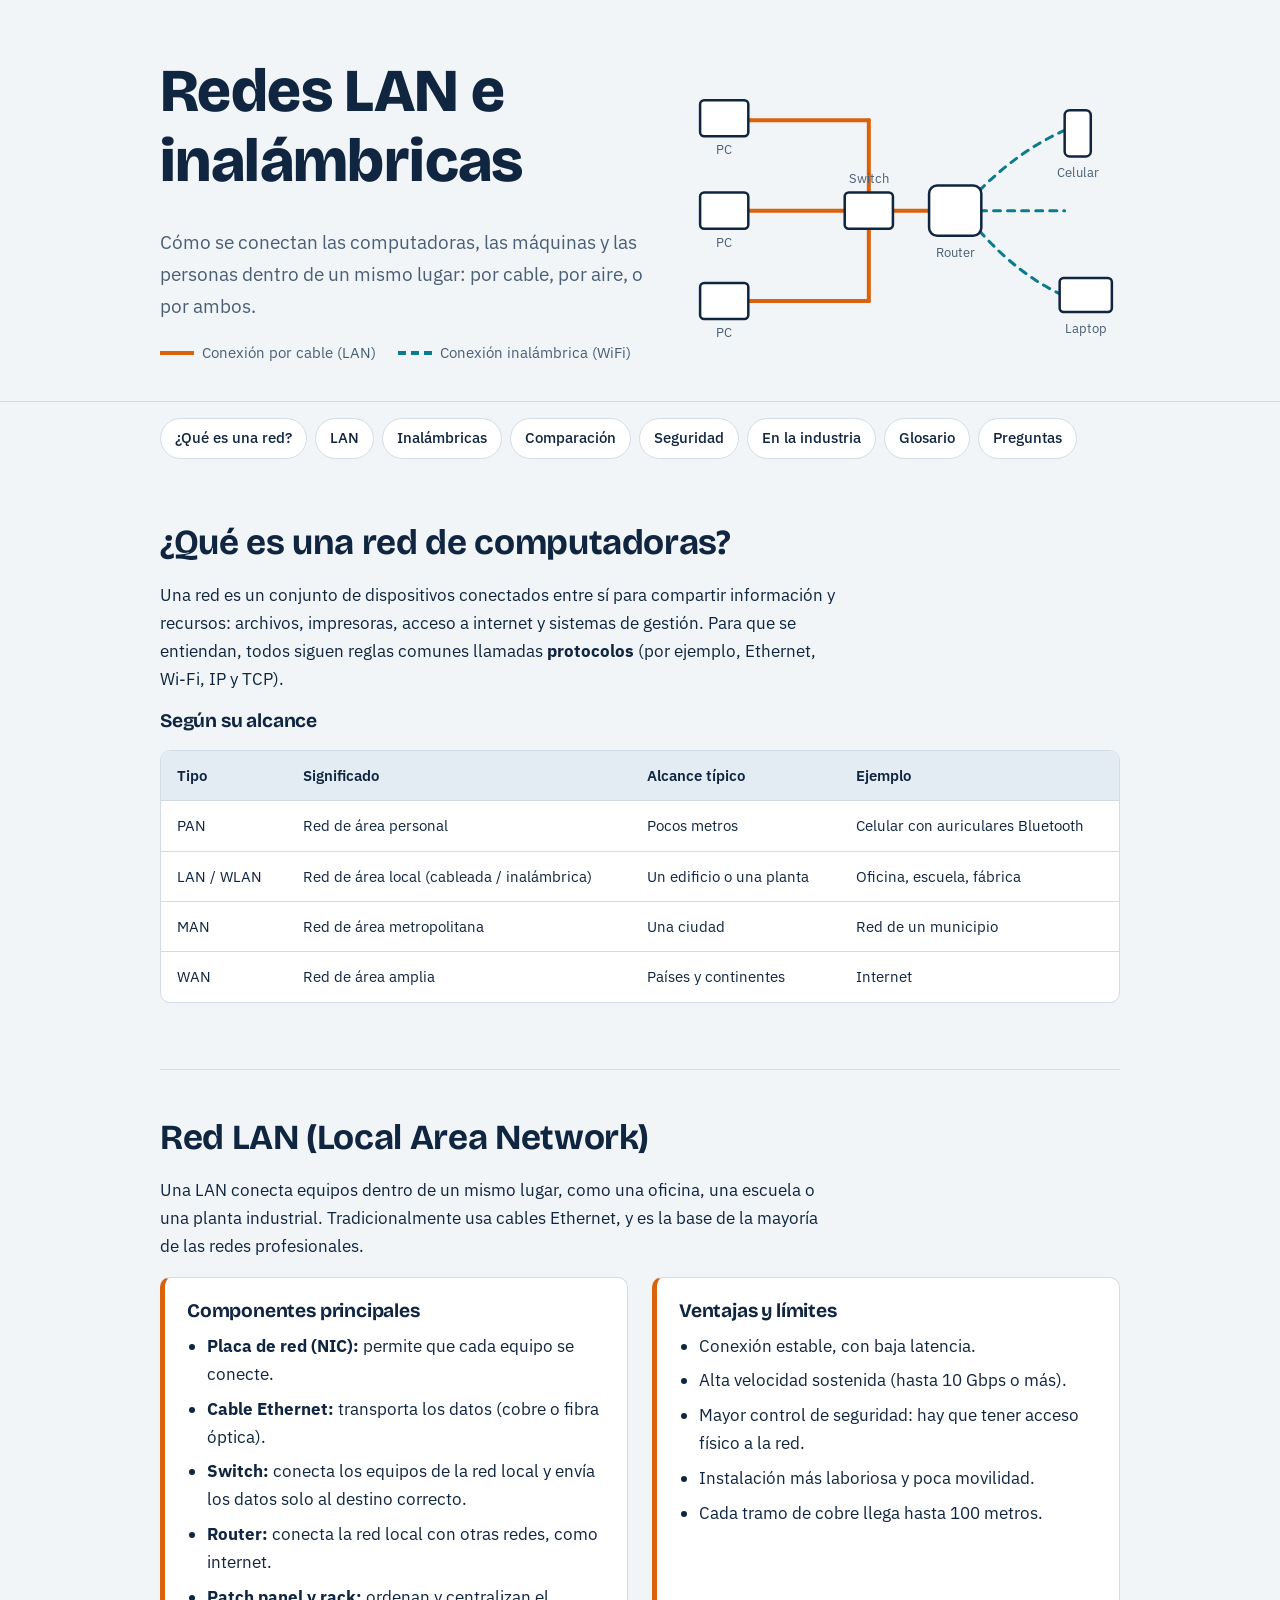
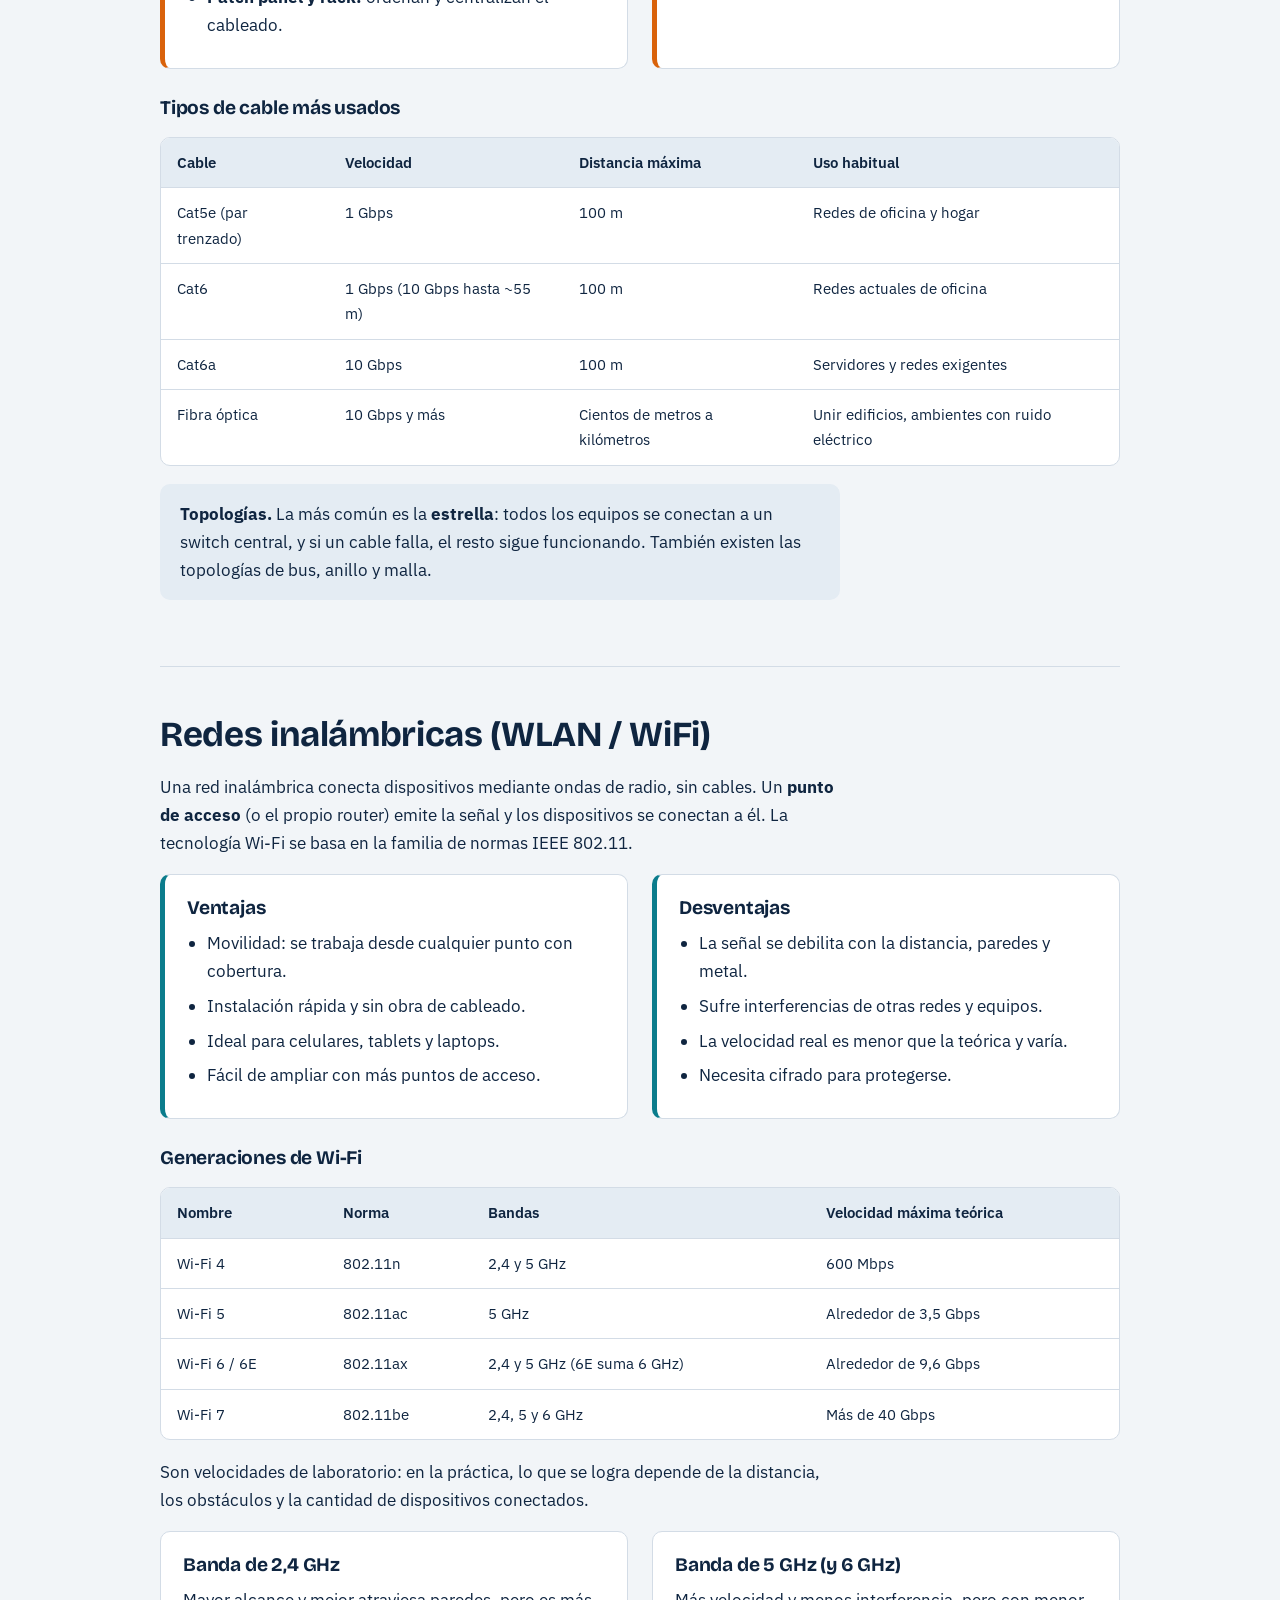
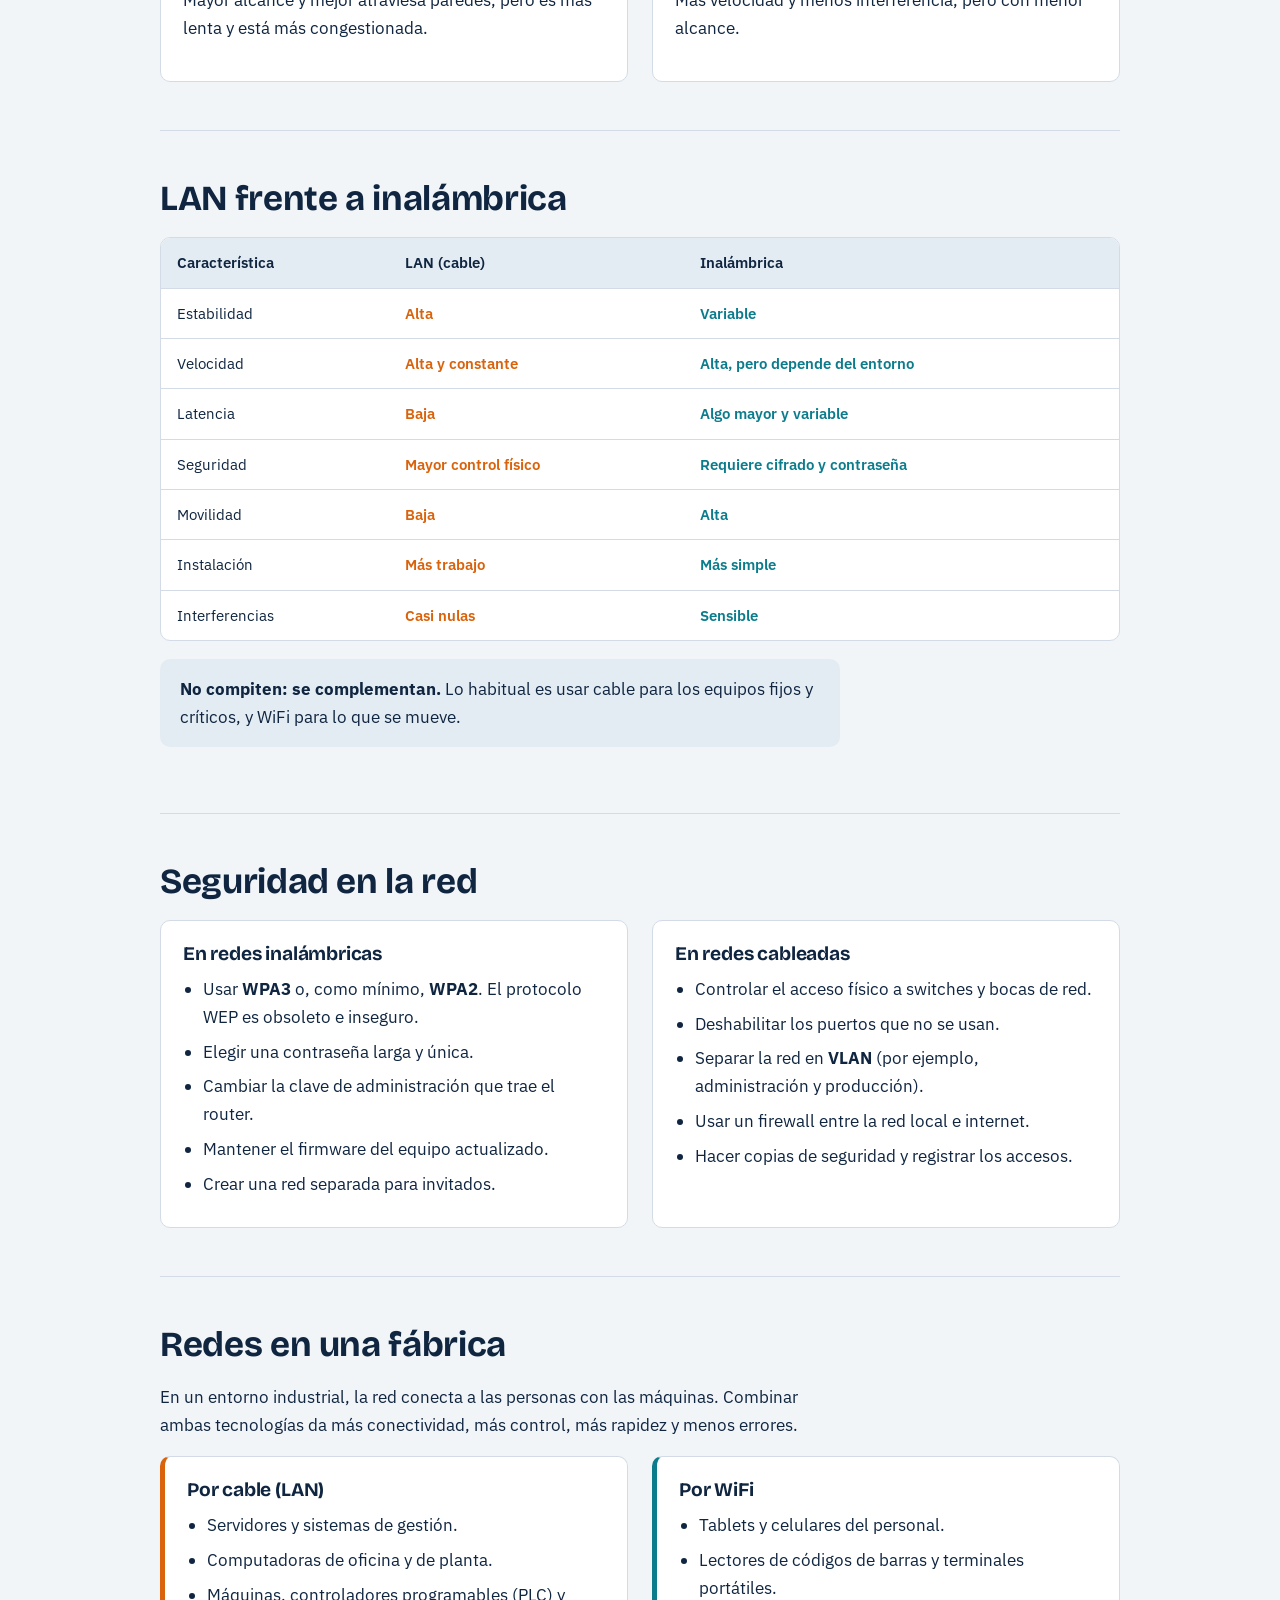
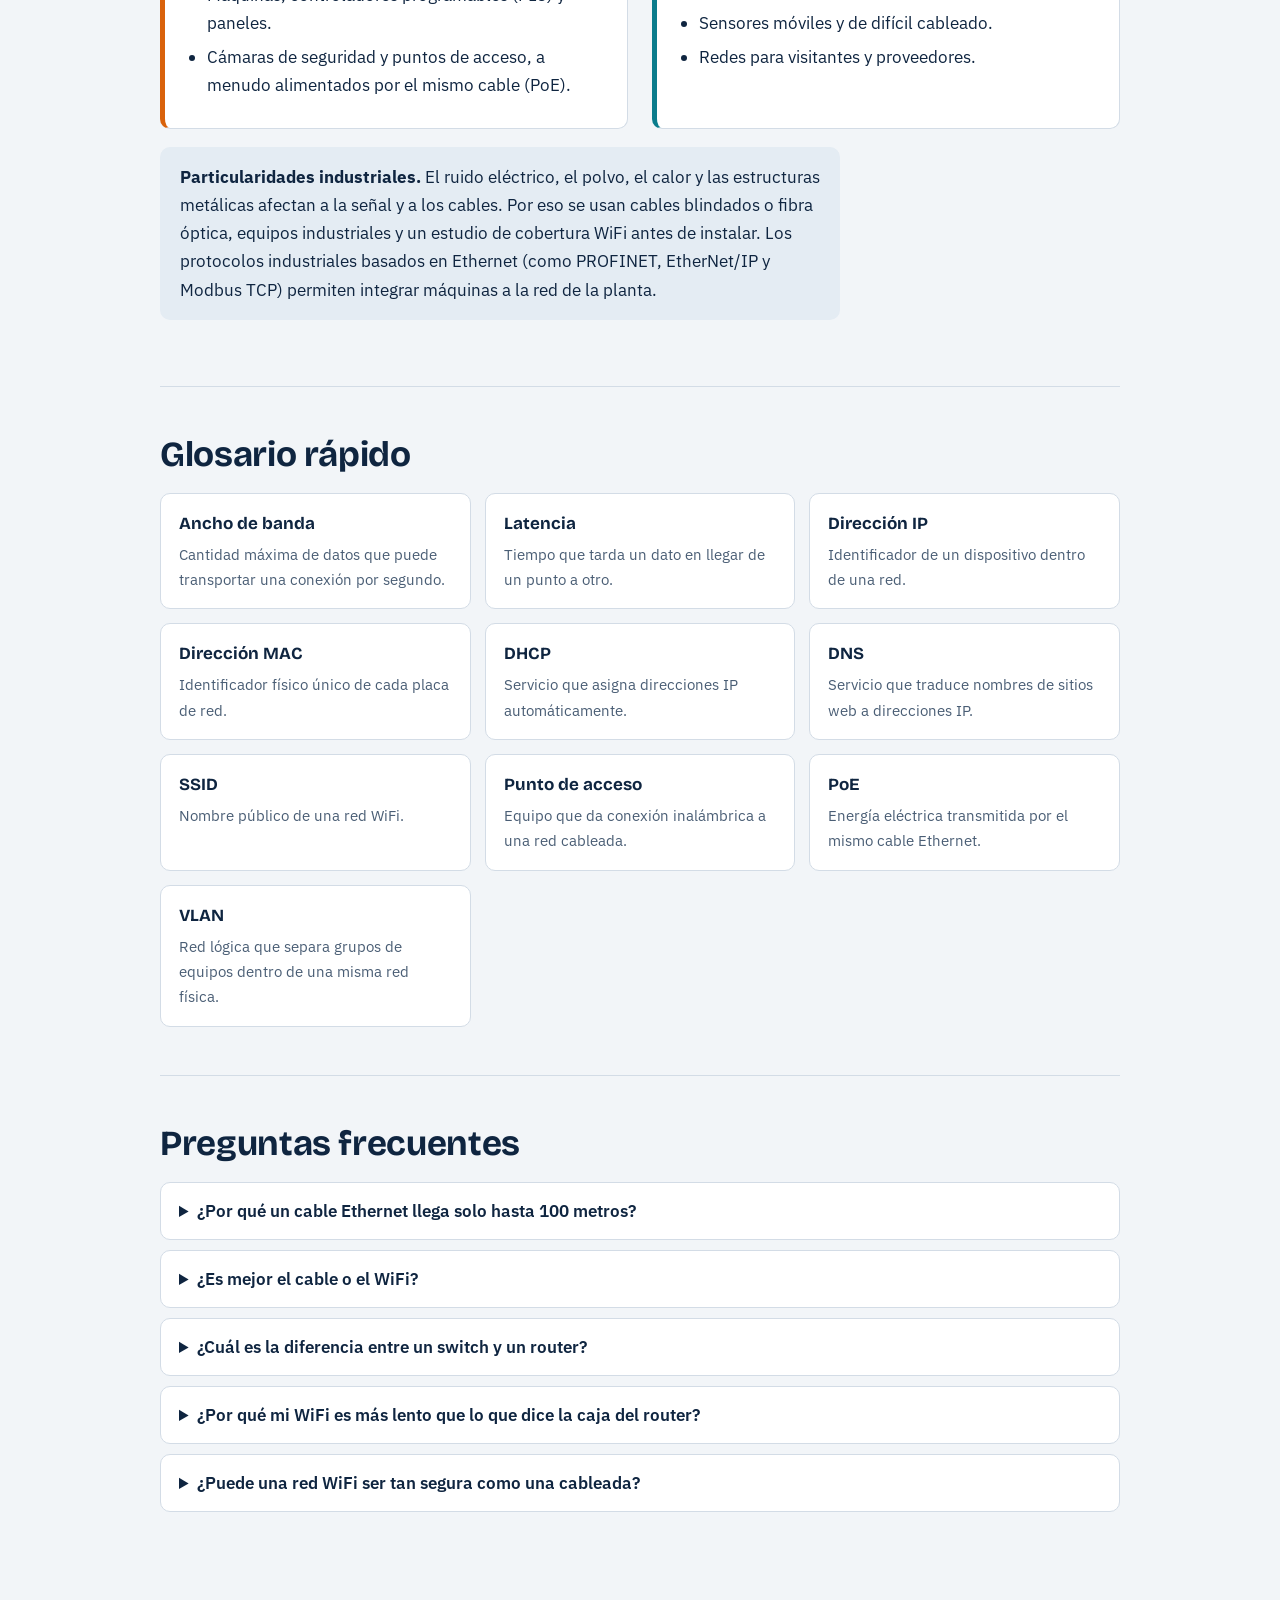
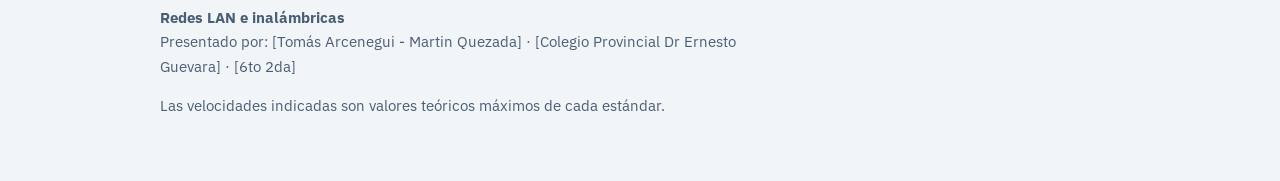
<file: index.html>
<!DOCTYPE html>
<html lang="es">
<head>
<meta charset="utf-8">
<meta name="viewport" content="width=device-width, initial-scale=1, viewport-fit=cover">
<title>Redes LAN e inalámbricas: guía completa</title>
<link rel="preconnect" href="https://fonts.googleapis.com">
<link href="https://fonts.googleapis.com/css2?family=Bricolage+Grotesque:wght@500;700;800&family=IBM+Plex+Sans:wght@400;500;600&display=swap" rel="stylesheet">
<style>
:root{--bg:#F2F5F8;--surface:#FFFFFF;--ink:#0F2540;--muted:#4A5E75;--line:#D3DCE6;--cable:#D9620B;--wifi:#0B7C8C;--soft:#E4ECF3;
--hf:"Bricolage Grotesque","Segoe UI",system-ui,sans-serif;--bf:"IBM Plex Sans","Segoe UI",system-ui,sans-serif;
box-sizing:border-box;padding-top:env(safe-area-inset-top,0px);padding-bottom:env(safe-area-inset-bottom,0px);color-scheme:light}
@media (prefers-color-scheme:dark){:root:not([data-theme="light"]){--bg:#0C1828;--surface:#13243A;--ink:#E8EEF5;--muted:#9FB3C8;--line:#264058;--cable:#F28C3D;--wifi:#3CC3D4;--soft:#1A3049;color-scheme:dark}}
:root[data-theme="dark"]{--bg:#0C1828;--surface:#13243A;--ink:#E8EEF5;--muted:#9FB3C8;--line:#264058;--cable:#F28C3D;--wifi:#3CC3D4;--soft:#1A3049;color-scheme:dark}
html{scroll-padding-top:env(safe-area-inset-top,0px);scroll-behavior:smooth}
*,*::before,*::after{box-sizing:border-box}
body{margin:0;background:var(--bg);color:var(--ink);font:400 17px/1.65 var(--bf)}
img,svg{max-width:100%}
h1,h2,h3{font-family:var(--hf);line-height:1.15;margin:0 0 .5em;letter-spacing:-.01em}
h1{font-size:clamp(2.2rem,6vw,3.8rem);font-weight:800}
h2{font-size:clamp(1.6rem,3.5vw,2.2rem);font-weight:700}
h3{font-size:1.2rem;font-weight:700}
p{margin:0 0 1em;max-width:68ch}
a{color:var(--wifi)}
a:focus-visible,button:focus-visible{outline:3px solid var(--cable);outline-offset:2px}
.wrap{max-width:1000px;margin:0 auto;padding:0 20px}
header.hero{padding:56px 0 36px;border-bottom:1px solid var(--line)}
.hero p.lead{font-size:1.2rem;color:var(--muted)}
.hero-grid{display:grid;gap:32px;grid-template-columns:1.1fr 1fr;align-items:center}
.key{display:flex;gap:22px;flex-wrap:wrap;font-size:.95rem;color:var(--muted);margin-top:18px}
.key span{display:inline-flex;align-items:center;gap:8px}
.key i{display:inline-block;width:34px;height:0;border-top:4px solid var(--cable)}
.key i.w{border-top:4px dashed var(--wifi)}
nav{display:flex;flex-wrap:wrap;gap:8px;padding:16px 0}
nav a{padding:7px 14px;border:1px solid var(--line);border-radius:999px;background:var(--surface);color:var(--ink);text-decoration:none;font-size:.92rem;font-weight:500}
nav a:hover{border-color:var(--wifi)}
section{padding:48px 0;border-bottom:1px solid var(--line)}
.cols{display:grid;gap:24px;grid-template-columns:repeat(auto-fit,minmax(260px,1fr))}
.box{background:var(--surface);border:1px solid var(--line);border-radius:10px;padding:22px}
.box.c{border-left:5px solid var(--cable)}
.box.w{border-left:5px solid var(--wifi)}
.box ul,.list{margin:.4em 0 0;padding-left:1.2em}
.box li,.list li{margin-bottom:.4em}
.tw{overflow-x:auto;border:1px solid var(--line);border-radius:10px;background:var(--surface);margin:18px 0}
table{border-collapse:collapse;width:100%;min-width:560px;font-size:.96rem}
th,td{text-align:left;padding:12px 16px;border-bottom:1px solid var(--line);vertical-align:top}
th{background:var(--soft);font-weight:600}
tr:last-child td{border-bottom:0}
td.c{color:var(--cable);font-weight:600}
td.w{color:var(--wifi);font-weight:600}
.note{background:var(--soft);border-radius:10px;padding:16px 20px;margin:18px 0;max-width:68ch}
dl{display:grid;gap:14px;grid-template-columns:repeat(auto-fit,minmax(280px,1fr));margin:0}
dl div{background:var(--surface);border:1px solid var(--line);border-radius:10px;padding:16px 18px}
dt{font-family:var(--hf);font-weight:700;margin-bottom:4px}
dd{margin:0;color:var(--muted);font-size:.96rem}
details{background:var(--surface);border:1px solid var(--line);border-radius:10px;padding:14px 18px;margin-bottom:10px}
summary{cursor:pointer;font-weight:600}
details p{margin:10px 0 0}
footer{padding:36px 0 48px;color:var(--muted);font-size:.92rem}
@media (max-width:760px){.hero-grid{grid-template-columns:1fr}header.hero{padding-top:36px}body{font-size:16px}}
@media (prefers-reduced-motion:reduce){html{scroll-behavior:auto}}
</style>
</head>
<body>

<header class="hero"><div class="wrap hero-grid">
<div>
<h1>Redes LAN e inalámbricas</h1>
<p class="lead">Cómo se conectan las computadoras, las máquinas y las personas dentro de un mismo lugar: por cable, por aire, o por ambos.</p>
<div class="key"><span><i></i>Conexión por cable (LAN)</span><span><i class="w"></i>Conexión inalámbrica (WiFi)</span></div>
</div>
<svg viewBox="0 0 440 300" role="img" aria-label="Diagrama: tres computadoras conectadas por cable a un switch y un router; un celular y una laptop conectados por WiFi">
<g fill="none" stroke-width="4" stroke-linecap="round">
<path d="M70 60H190M70 150H190M70 240H190" stroke="var(--cable)"/>
<path d="M190 60V240" stroke="var(--cable)"/>
<path d="M190 150H250" stroke="var(--cable)"/>
</g>
<g stroke="var(--wifi)" stroke-width="3" stroke-dasharray="7 7" fill="none" stroke-linecap="round">
<path d="M300 130Q340 90 385 70"/><path d="M300 150Q350 150 385 150"/><path d="M300 170Q340 215 385 235"/>
</g>
<g fill="var(--surface)" stroke="var(--ink)" stroke-width="2.5">
<rect x="22" y="40" width="48" height="36" rx="4"/><rect x="22" y="132" width="48" height="36" rx="4"/><rect x="22" y="222" width="48" height="36" rx="4"/>
<rect x="250" y="125" width="52" height="50" rx="8"/>
<rect x="385" y="50" width="26" height="46" rx="5"/><rect x="380" y="217" width="52" height="34" rx="4"/>
<rect x="166" y="132" width="48" height="36" rx="4"/>
</g>
<g font-family="IBM Plex Sans,sans-serif" font-size="13" fill="var(--muted)" text-anchor="middle">
<text x="46" y="94">PC</text><text x="46" y="186">PC</text><text x="46" y="276">PC</text>
<text x="190" y="122">Switch</text><text x="276" y="196">Router</text>
<text x="398" y="116">Celular</text><text x="406" y="272">Laptop</text>
</g>
</svg>
</div></header>

<main class="wrap">
<nav aria-label="Índice">
<a href="#red">¿Qué es una red?</a><a href="#lan">LAN</a><a href="#wifi">Inalámbricas</a><a href="#comp">Comparación</a><a href="#seg">Seguridad</a><a href="#fab">En la industria</a><a href="#glo">Glosario</a><a href="#faq">Preguntas</a>
</nav>

<section id="red">
<h2>¿Qué es una red de computadoras?</h2>
<p>Una red es un conjunto de dispositivos conectados entre sí para compartir información y recursos: archivos, impresoras, acceso a internet y sistemas de gestión. Para que se entiendan, todos siguen reglas comunes llamadas <strong>protocolos</strong> (por ejemplo, Ethernet, Wi-Fi, IP y TCP).</p>
<h3>Según su alcance</h3>
<div class="tw"><table>
<tr><th>Tipo</th><th>Significado</th><th>Alcance típico</th><th>Ejemplo</th></tr>
<tr><td>PAN</td><td>Red de área personal</td><td>Pocos metros</td><td>Celular con auriculares Bluetooth</td></tr>
<tr><td>LAN / WLAN</td><td>Red de área local (cableada / inalámbrica)</td><td>Un edificio o una planta</td><td>Oficina, escuela, fábrica</td></tr>
<tr><td>MAN</td><td>Red de área metropolitana</td><td>Una ciudad</td><td>Red de un municipio</td></tr>
<tr><td>WAN</td><td>Red de área amplia</td><td>Países y continentes</td><td>Internet</td></tr>
</table></div>
</section>

<section id="lan">
<h2>Red LAN (Local Area Network)</h2>
<p>Una LAN conecta equipos dentro de un mismo lugar, como una oficina, una escuela o una planta industrial. Tradicionalmente usa cables Ethernet, y es la base de la mayoría de las redes profesionales.</p>
<div class="cols">
<div class="box c"><h3>Componentes principales</h3><ul>
<li><strong>Placa de red (NIC):</strong> permite que cada equipo se conecte.</li>
<li><strong>Cable Ethernet:</strong> transporta los datos (cobre o fibra óptica).</li>
<li><strong>Switch:</strong> conecta los equipos de la red local y envía los datos solo al destino correcto.</li>
<li><strong>Router:</strong> conecta la red local con otras redes, como internet.</li>
<li><strong>Patch panel y rack:</strong> ordenan y centralizan el cableado.</li>
</ul></div>
<div class="box c"><h3>Ventajas y límites</h3><ul>
<li>Conexión estable, con baja latencia.</li>
<li>Alta velocidad sostenida (hasta 10 Gbps o más).</li>
<li>Mayor control de seguridad: hay que tener acceso físico a la red.</li>
<li>Instalación más laboriosa y poca movilidad.</li>
<li>Cada tramo de cobre llega hasta 100 metros.</li>
</ul></div>
</div>
<h3 style="margin-top:28px">Tipos de cable más usados</h3>
<div class="tw"><table>
<tr><th>Cable</th><th>Velocidad</th><th>Distancia máxima</th><th>Uso habitual</th></tr>
<tr><td>Cat5e (par trenzado)</td><td>1 Gbps</td><td>100 m</td><td>Redes de oficina y hogar</td></tr>
<tr><td>Cat6</td><td>1 Gbps (10 Gbps hasta ~55 m)</td><td>100 m</td><td>Redes actuales de oficina</td></tr>
<tr><td>Cat6a</td><td>10 Gbps</td><td>100 m</td><td>Servidores y redes exigentes</td></tr>
<tr><td>Fibra óptica</td><td>10 Gbps y más</td><td>Cientos de metros a kilómetros</td><td>Unir edificios, ambientes con ruido eléctrico</td></tr>
</table></div>
<div class="note"><strong>Topologías.</strong> La más común es la <strong>estrella</strong>: todos los equipos se conectan a un switch central, y si un cable falla, el resto sigue funcionando. También existen las topologías de bus, anillo y malla.</div>
</section>

<section id="wifi">
<h2>Redes inalámbricas (WLAN / WiFi)</h2>
<p>Una red inalámbrica conecta dispositivos mediante ondas de radio, sin cables. Un <strong>punto de acceso</strong> (o el propio router) emite la señal y los dispositivos se conectan a él. La tecnología Wi-Fi se basa en la familia de normas IEEE 802.11.</p>
<div class="cols">
<div class="box w"><h3>Ventajas</h3><ul><li>Movilidad: se trabaja desde cualquier punto con cobertura.</li><li>Instalación rápida y sin obra de cableado.</li><li>Ideal para celulares, tablets y laptops.</li><li>Fácil de ampliar con más puntos de acceso.</li></ul></div>
<div class="box w"><h3>Desventajas</h3><ul><li>La señal se debilita con la distancia, paredes y metal.</li><li>Sufre interferencias de otras redes y equipos.</li><li>La velocidad real es menor que la teórica y varía.</li><li>Necesita cifrado para protegerse.</li></ul></div>
</div>
<h3 style="margin-top:28px">Generaciones de Wi-Fi</h3>
<div class="tw"><table>
<tr><th>Nombre</th><th>Norma</th><th>Bandas</th><th>Velocidad máxima teórica</th></tr>
<tr><td>Wi-Fi 4</td><td>802.11n</td><td>2,4 y 5 GHz</td><td>600 Mbps</td></tr>
<tr><td>Wi-Fi 5</td><td>802.11ac</td><td>5 GHz</td><td>Alrededor de 3,5 Gbps</td></tr>
<tr><td>Wi-Fi 6 / 6E</td><td>802.11ax</td><td>2,4 y 5 GHz (6E suma 6 GHz)</td><td>Alrededor de 9,6 Gbps</td></tr>
<tr><td>Wi-Fi 7</td><td>802.11be</td><td>2,4, 5 y 6 GHz</td><td>Más de 40 Gbps</td></tr>
</table></div>
<p>Son velocidades de laboratorio: en la práctica, lo que se logra depende de la distancia, los obstáculos y la cantidad de dispositivos conectados.</p>
<div class="cols">
<div class="box"><h3>Banda de 2,4 GHz</h3><p>Mayor alcance y mejor atraviesa paredes, pero es más lenta y está más congestionada.</p></div>
<div class="box"><h3>Banda de 5 GHz (y 6 GHz)</h3><p>Más velocidad y menos interferencia, pero con menor alcance.</p></div>
</div>
</section>

<section id="comp">
<h2>LAN frente a inalámbrica</h2>
<div class="tw"><table>
<tr><th>Característica</th><th>LAN (cable)</th><th>Inalámbrica</th></tr>
<tr><td>Estabilidad</td><td class="c">Alta</td><td class="w">Variable</td></tr>
<tr><td>Velocidad</td><td class="c">Alta y constante</td><td class="w">Alta, pero depende del entorno</td></tr>
<tr><td>Latencia</td><td class="c">Baja</td><td class="w">Algo mayor y variable</td></tr>
<tr><td>Seguridad</td><td class="c">Mayor control físico</td><td class="w">Requiere cifrado y contraseña</td></tr>
<tr><td>Movilidad</td><td class="c">Baja</td><td class="w">Alta</td></tr>
<tr><td>Instalación</td><td class="c">Más trabajo</td><td class="w">Más simple</td></tr>
<tr><td>Interferencias</td><td class="c">Casi nulas</td><td class="w">Sensible</td></tr>
</table></div>
<div class="note"><strong>No compiten: se complementan.</strong> Lo habitual es usar cable para los equipos fijos y críticos, y WiFi para lo que se mueve.</div>
</section>

<section id="seg">
<h2>Seguridad en la red</h2>
<div class="cols">
<div class="box"><h3>En redes inalámbricas</h3><ul>
<li>Usar <strong>WPA3</strong> o, como mínimo, <strong>WPA2</strong>. El protocolo WEP es obsoleto e inseguro.</li>
<li>Elegir una contraseña larga y única.</li>
<li>Cambiar la clave de administración que trae el router.</li>
<li>Mantener el firmware del equipo actualizado.</li>
<li>Crear una red separada para invitados.</li></ul></div>
<div class="box"><h3>En redes cableadas</h3><ul>
<li>Controlar el acceso físico a switches y bocas de red.</li>
<li>Deshabilitar los puertos que no se usan.</li>
<li>Separar la red en <strong>VLAN</strong> (por ejemplo, administración y producción).</li>
<li>Usar un firewall entre la red local e internet.</li>
<li>Hacer copias de seguridad y registrar los accesos.</li></ul></div>
</div>
</section>

<section id="fab">
<h2>Redes en una fábrica</h2>
<p>En un entorno industrial, la red conecta a las personas con las máquinas. Combinar ambas tecnologías da más conectividad, más control, más rapidez y menos errores.</p>
<div class="cols">
<div class="box c"><h3>Por cable (LAN)</h3><ul><li>Servidores y sistemas de gestión.</li><li>Computadoras de oficina y de planta.</li><li>Máquinas, controladores programables (PLC) y paneles.</li><li>Cámaras de seguridad y puntos de acceso, a menudo alimentados por el mismo cable (PoE).</li></ul></div>
<div class="box w"><h3>Por WiFi</h3><ul><li>Tablets y celulares del personal.</li><li>Lectores de códigos de barras y terminales portátiles.</li><li>Sensores móviles y de difícil cableado.</li><li>Redes para visitantes y proveedores.</li></ul></div>
</div>
<div class="note"><strong>Particularidades industriales.</strong> El ruido eléctrico, el polvo, el calor y las estructuras metálicas afectan a la señal y a los cables. Por eso se usan cables blindados o fibra óptica, equipos industriales y un estudio de cobertura WiFi antes de instalar. Los protocolos industriales basados en Ethernet (como PROFINET, EtherNet/IP y Modbus TCP) permiten integrar máquinas a la red de la planta.</div>
</section>

<section id="glo">
<h2>Glosario rápido</h2>
<dl>
<div><dt>Ancho de banda</dt><dd>Cantidad máxima de datos que puede transportar una conexión por segundo.</dd></div>
<div><dt>Latencia</dt><dd>Tiempo que tarda un dato en llegar de un punto a otro.</dd></div>
<div><dt>Dirección IP</dt><dd>Identificador de un dispositivo dentro de una red.</dd></div>
<div><dt>Dirección MAC</dt><dd>Identificador físico único de cada placa de red.</dd></div>
<div><dt>DHCP</dt><dd>Servicio que asigna direcciones IP automáticamente.</dd></div>
<div><dt>DNS</dt><dd>Servicio que traduce nombres de sitios web a direcciones IP.</dd></div>
<div><dt>SSID</dt><dd>Nombre público de una red WiFi.</dd></div>
<div><dt>Punto de acceso</dt><dd>Equipo que da conexión inalámbrica a una red cableada.</dd></div>
<div><dt>PoE</dt><dd>Energía eléctrica transmitida por el mismo cable Ethernet.</dd></div>
<div><dt>VLAN</dt><dd>Red lógica que separa grupos de equipos dentro de una misma red física.</dd></div>
</dl>
</section>

<section id="faq" style="border-bottom:0">
<h2>Preguntas frecuentes</h2>
<details><summary>¿Por qué un cable Ethernet llega solo hasta 100 metros?</summary><p>Es el límite definido por el estándar para cables de cobre de par trenzado: más allá, la señal se degrada. Para cubrir más distancia se usan switches intermedios, repetidores o fibra óptica.</p></details>
<details><summary>¿Es mejor el cable o el WiFi?</summary><p>Depende del uso. El cable es mejor para equipos fijos que necesitan estabilidad (servidores, máquinas, computadoras de trabajo). El WiFi es mejor para dispositivos móviles.</p></details>
<details><summary>¿Cuál es la diferencia entre un switch y un router?</summary><p>El switch conecta equipos dentro de la misma red local. El router conecta esa red con otras, como internet, y decide por dónde enviar los datos.</p></details>
<details><summary>¿Por qué mi WiFi es más lento que lo que dice la caja del router?</summary><p>Las velocidades publicadas son máximos teóricos. La distancia, las paredes, las interferencias y la cantidad de dispositivos reducen la velocidad real.</p></details>
<details><summary>¿Puede una red WiFi ser tan segura como una cableada?</summary><p>Con cifrado WPA3 o WPA2, una contraseña fuerte y buenas prácticas puede ser muy segura. Aun así, el cable ofrece un control físico adicional que el aire no tiene.</p></details>
</section>
</main>

<footer><div class="wrap">
<p><strong>Redes LAN e inalámbricas</strong><br>Presentado por: [Tomás Arcenegui - Martin Quezada] · [Colegio Provincial Dr Ernesto Guevara] · [6to 2da]</p>
<p>Las velocidades indicadas son valores teóricos máximos de cada estándar.</p>
</div></footer>

</body>
</html>
</file>
